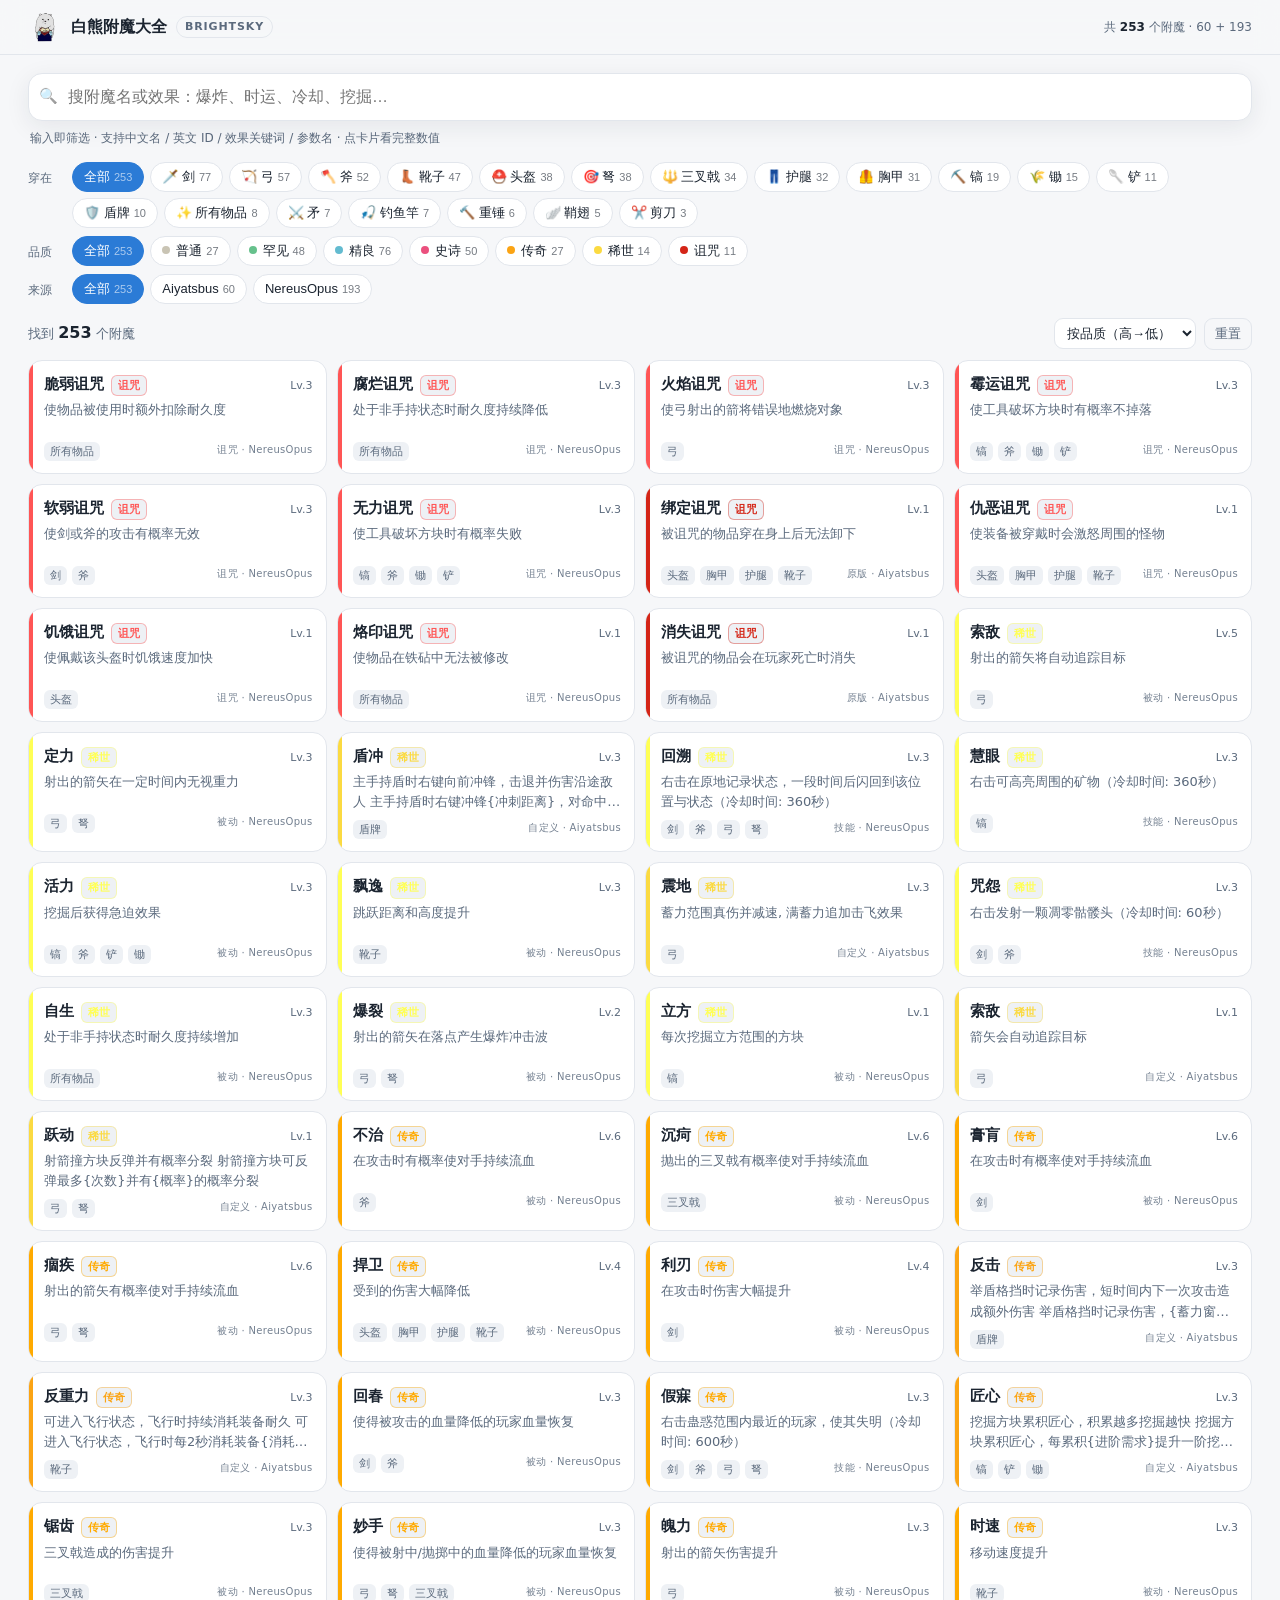
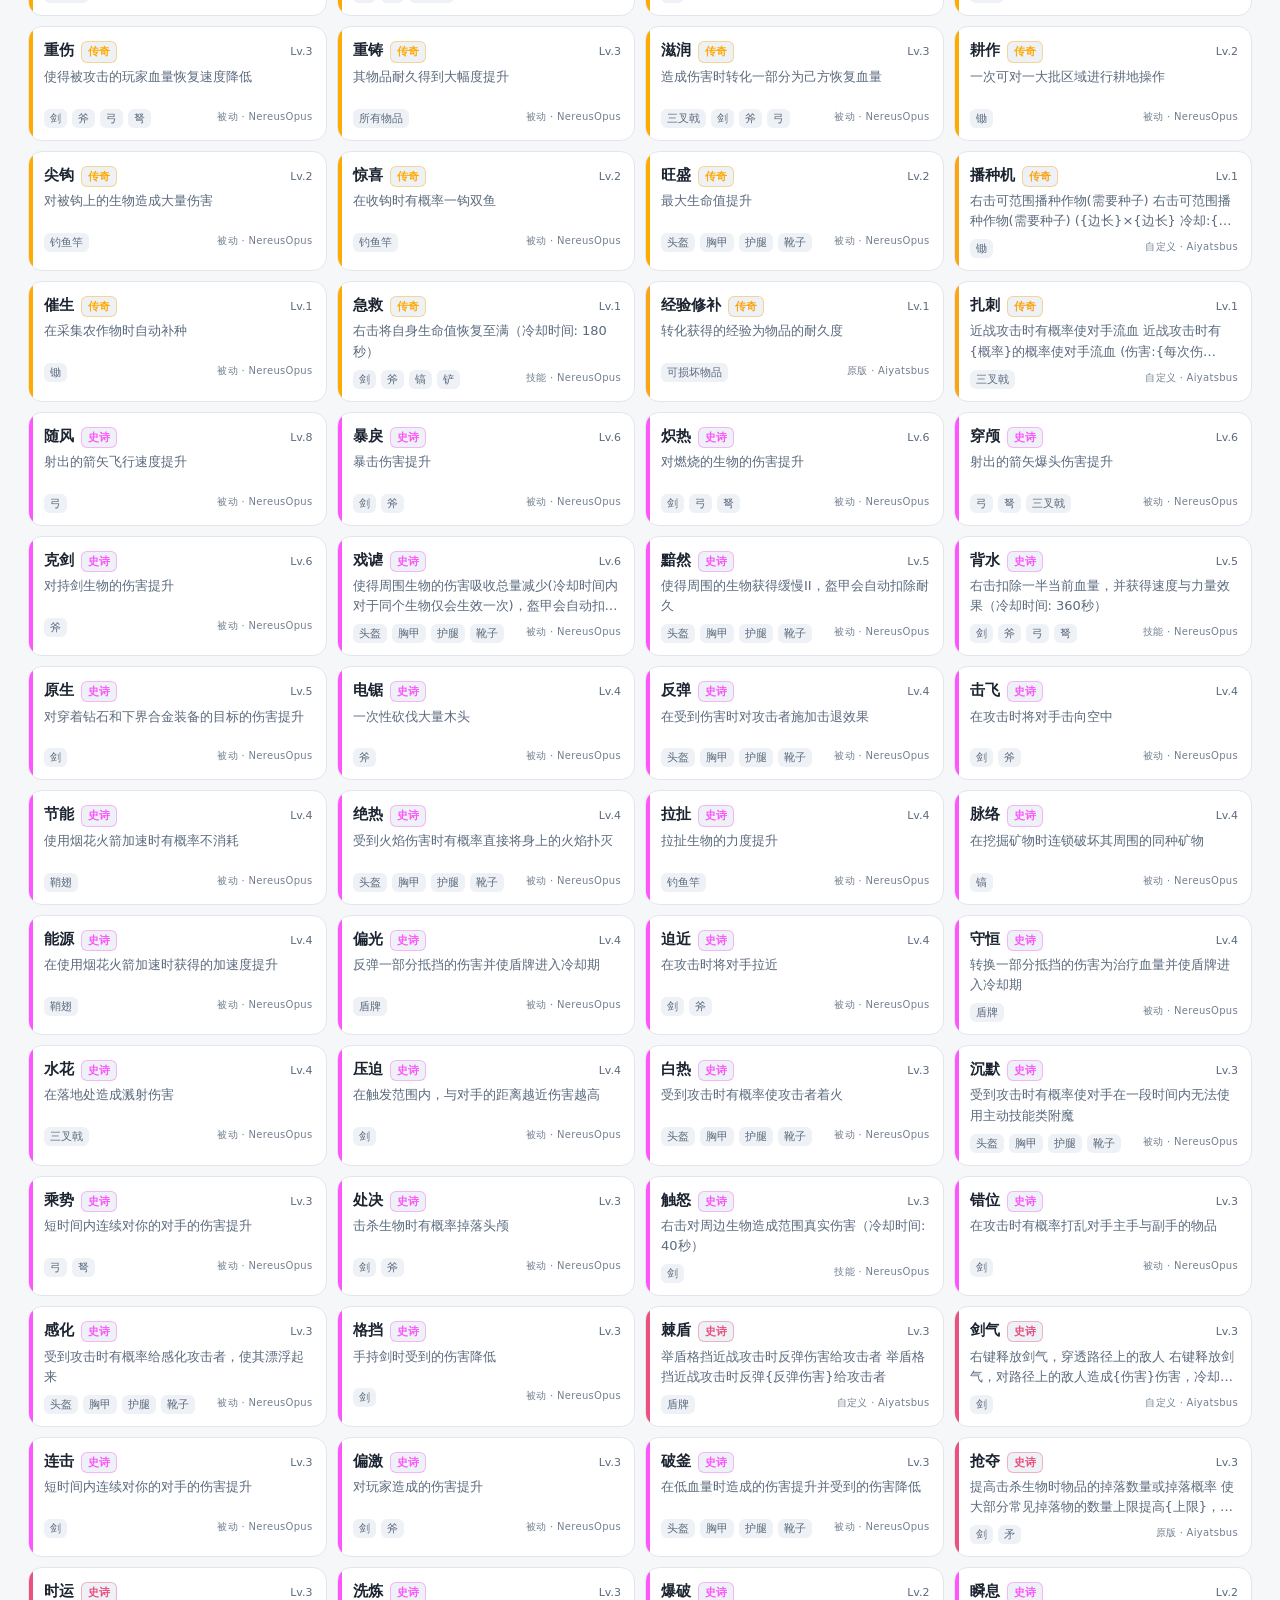
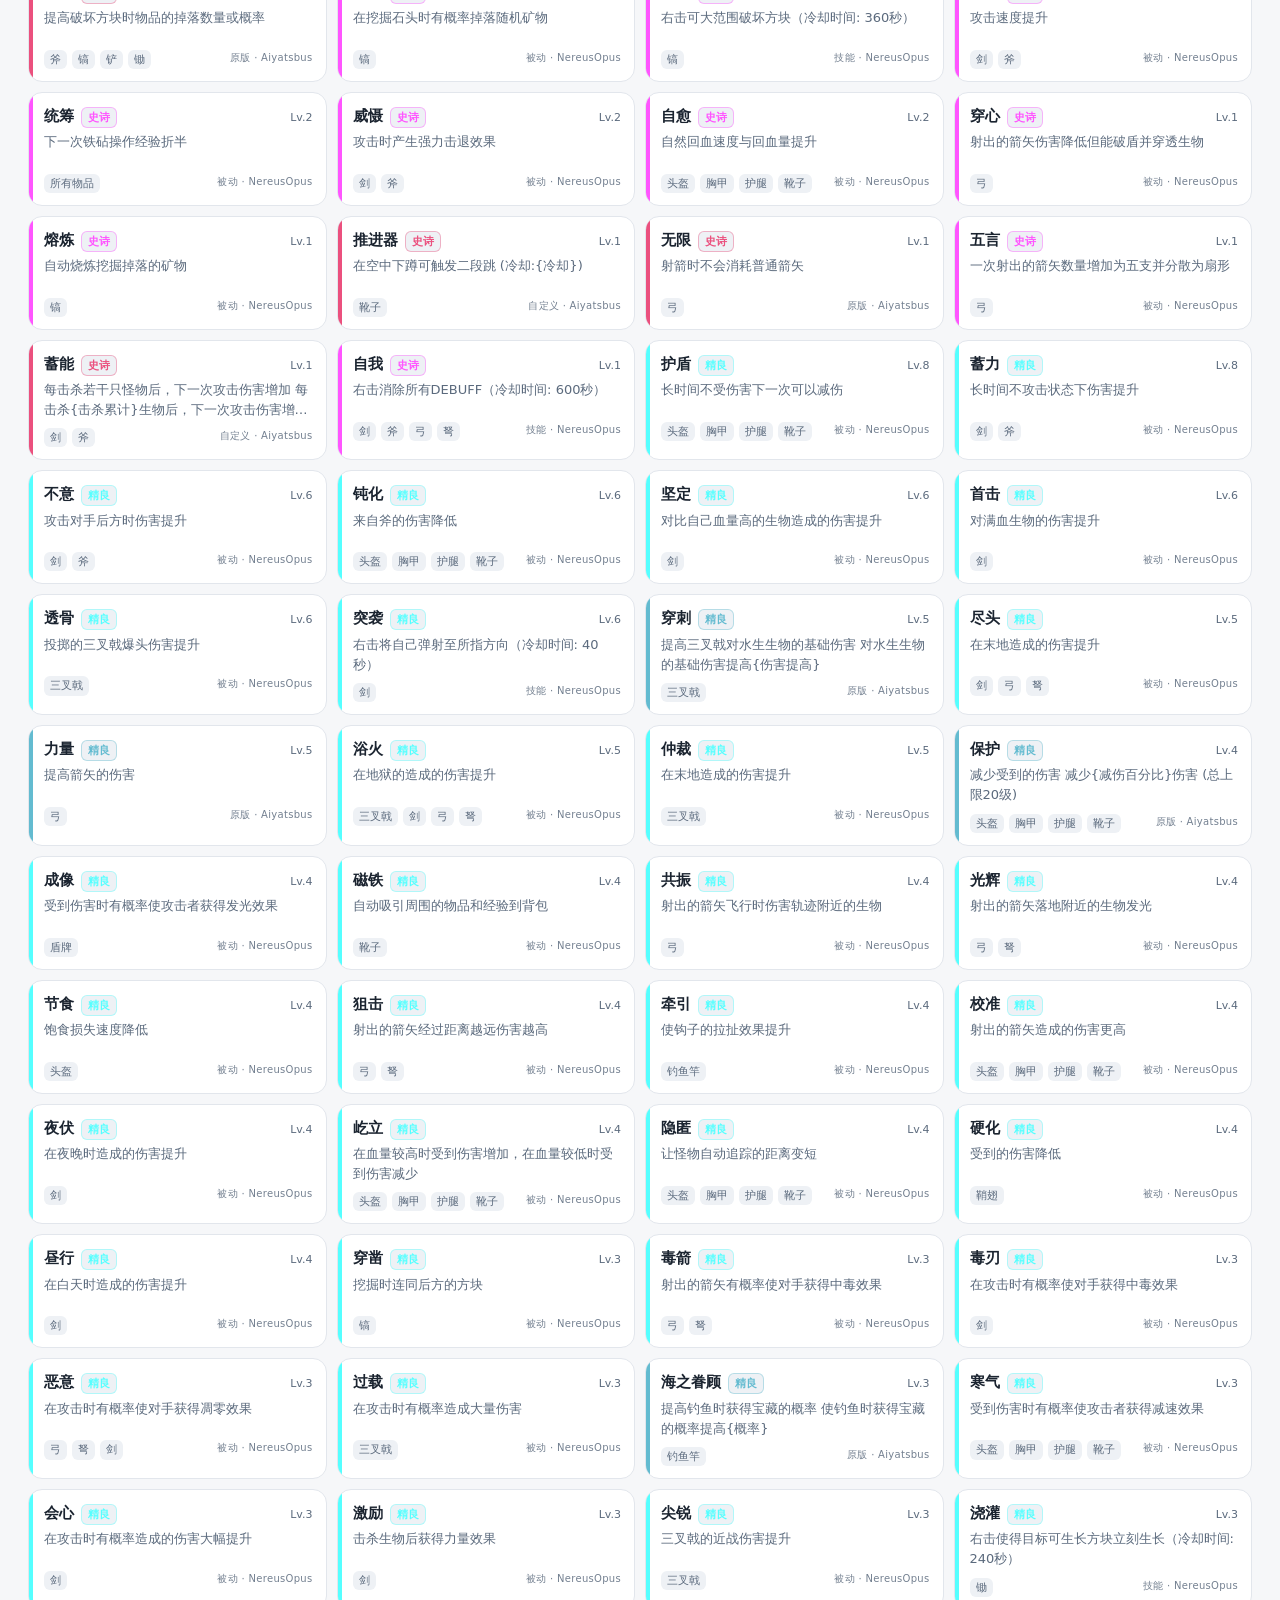
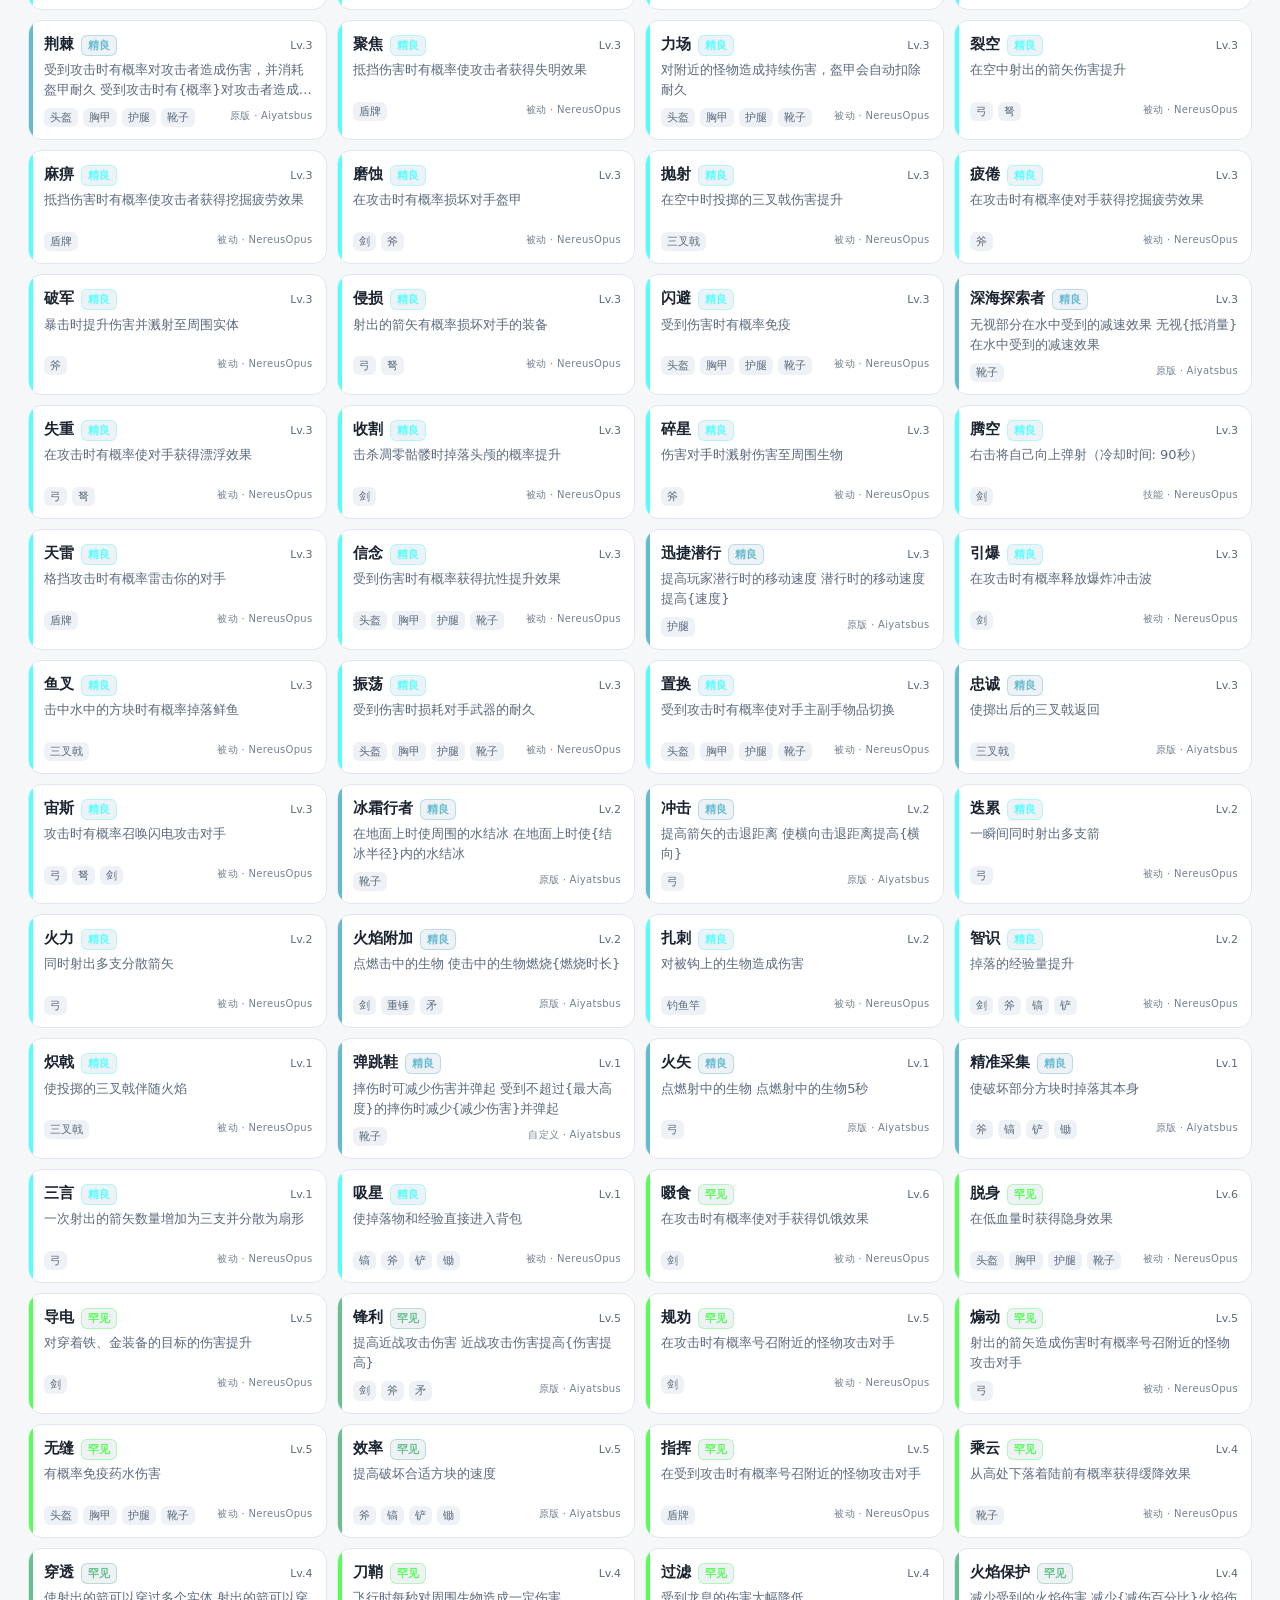
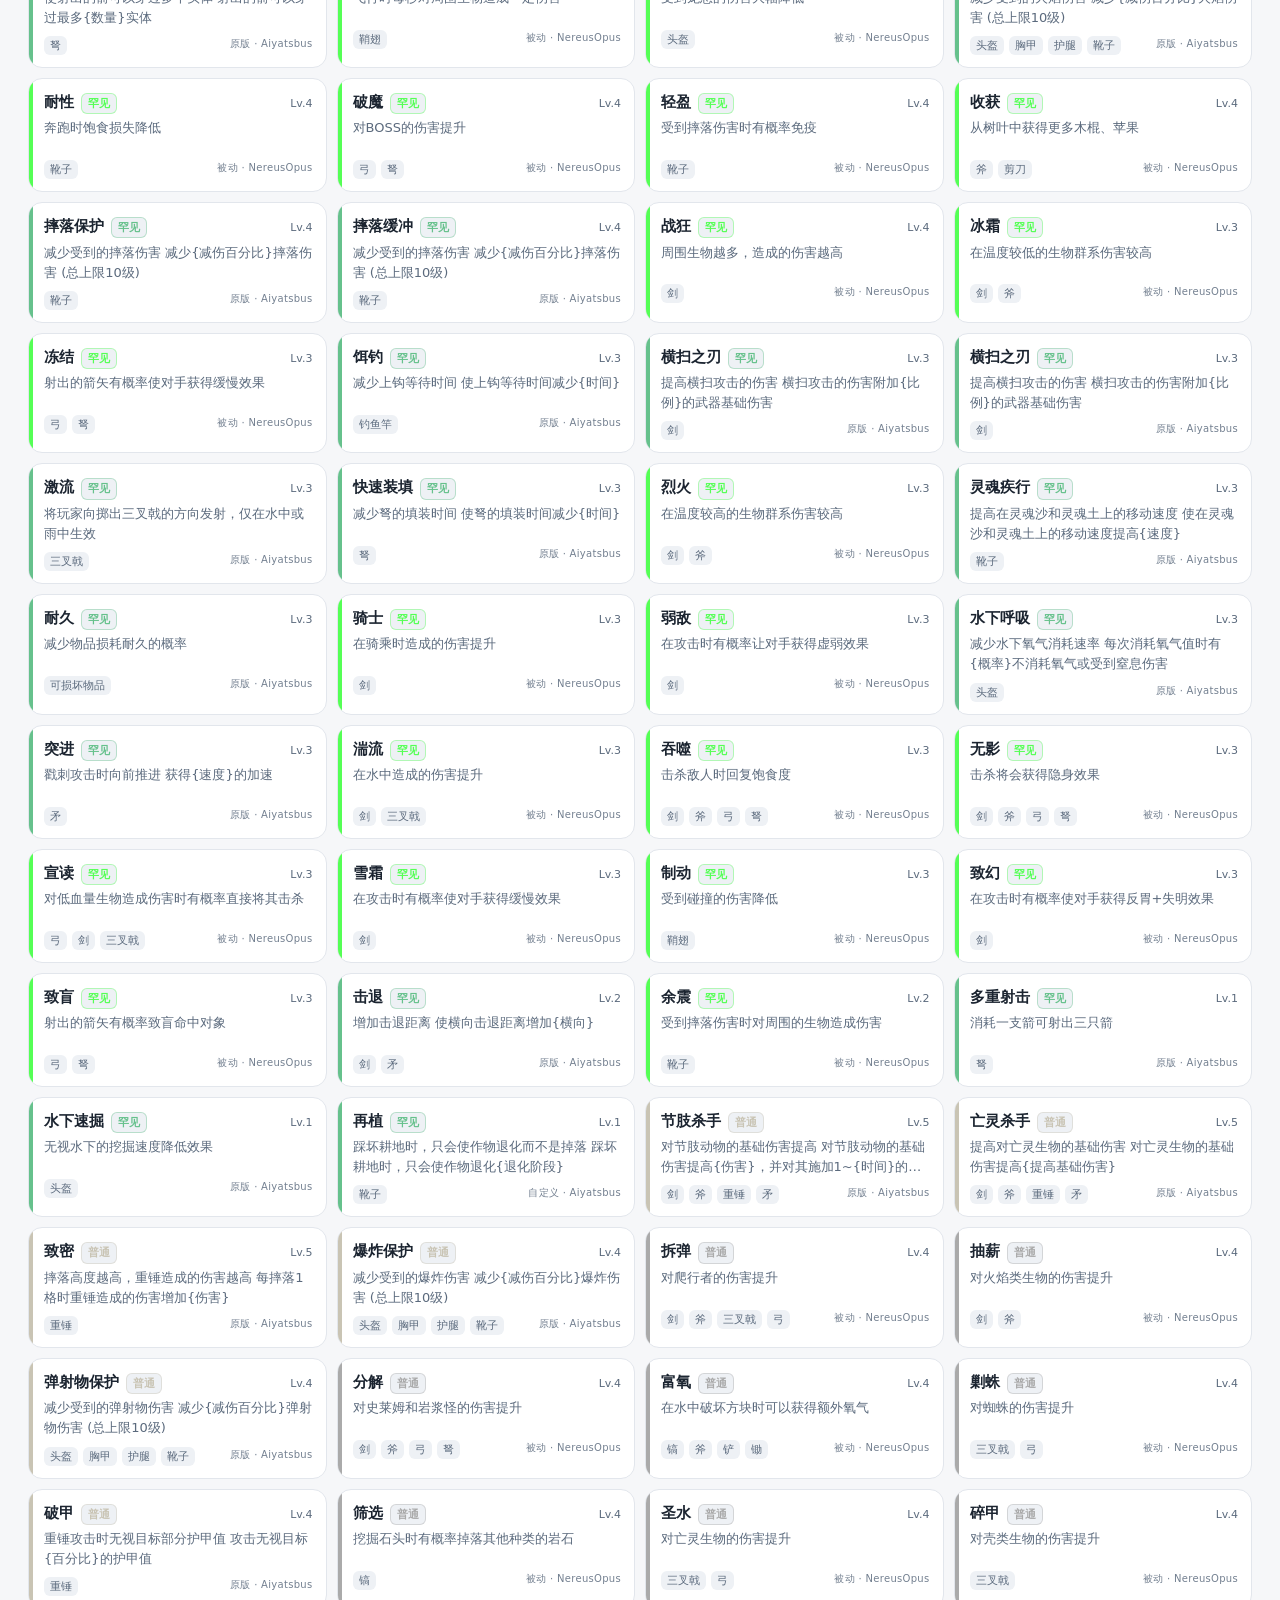
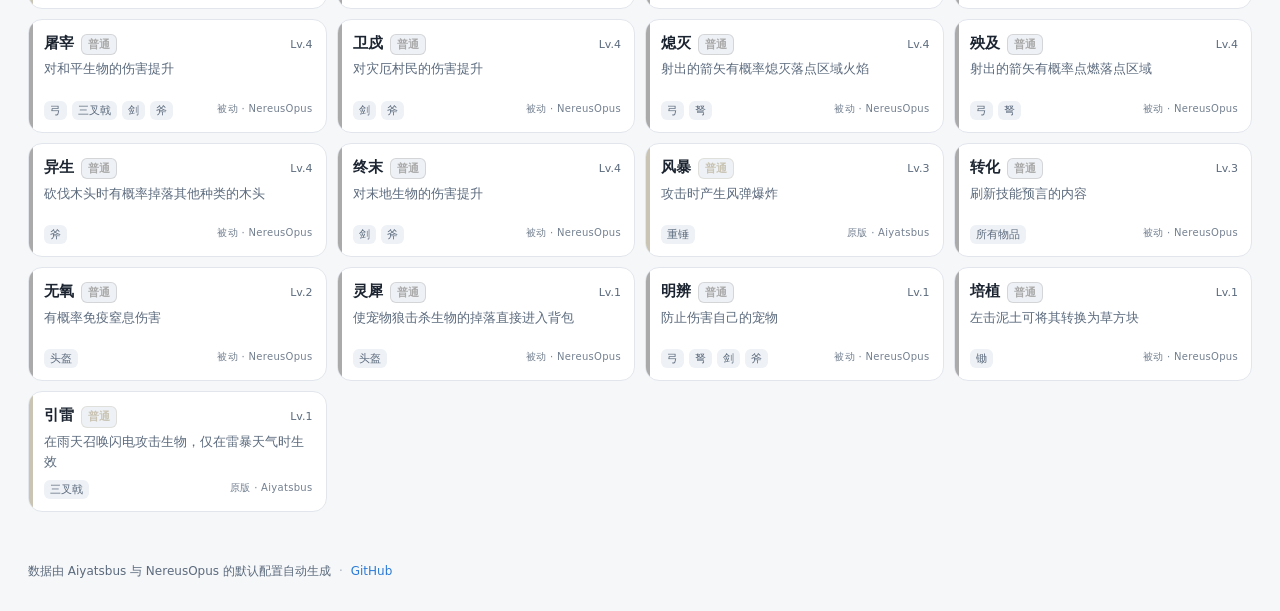
<file: web/index.html>
<!doctype html>
<html lang="zh-CN">
<head>
<meta charset="utf-8">
<meta name="viewport" content="width=device-width, initial-scale=1, viewport-fit=cover">
<title>白熊附魔大全 · BrightSky</title>
<meta name="description" content="Aiyatsbus 与 NereusOpus 附魔速查：按名字搜索、按物品反查、品质与数值一览。">
<meta name="theme-color" content="#101722">
<link rel="icon" href="favicon-32.png" type="image/png" sizes="32x32">
<link rel="apple-touch-icon" href="apple-touch-icon.png">
<link rel="stylesheet" href="style.css">
</head>
<body>
<header class="hd">
  <div class="hd-in">
    <a class="brand" href="./">
      <img src="logo.png" alt="" width="34" height="34">
      <span class="brand-t">白熊附魔大全</span>
      <span class="brand-s">BrightSky</span>
    </a>
    <div class="hd-stat" id="hdStat"></div>
  </div>
</header>

<main class="wrap">
  <section class="search">
    <div class="sb">
      <span class="sb-ico" aria-hidden="true">🔍</span>
      <input id="q" type="search" inputmode="search" autocomplete="off" spellcheck="false"
             placeholder="搜附魔名或效果：爆炸、时运、冷却、挖掘…" aria-label="搜索附魔">
      <button id="clear" class="sb-clear" hidden aria-label="清空">✕</button>
    </div>
    <p class="hint">输入即筛选 · 支持中文名 / 英文 ID / 效果关键词 / 参数名 · 点卡片看完整数值</p>
  </section>

  <section class="filters">
    <div class="frow">
      <span class="flabel">穿在</span>
      <div class="chips" id="chipsTarget"></div>
    </div>
    <div class="frow">
      <span class="flabel">品质</span>
      <div class="chips" id="chipsRarity"></div>
    </div>
    <div class="frow">
      <span class="flabel">来源</span>
      <div class="chips" id="chipsSrc"></div>
    </div>
  </section>

  <div class="resbar">
    <div id="resCount" class="rescount"></div>
    <div class="resbar-r">
      <select id="sort" aria-label="排序">
        <option value="rarity">按品质（高→低）</option>
        <option value="name">按名称</option>
        <option value="level">按最高等级</option>
        <option value="src">按来源</option>
      </select>
      <button id="reset" class="btn-ghost">重置</button>
    </div>
  </div>

  <div id="list" class="grid"></div>
  <p id="empty" class="empty" hidden>没有符合条件的附魔，试试换个关键词或点「重置」。</p>
</main>

<footer class="ft">
  <span>数据由 Aiyatsbus 与 NereusOpus 的默认配置自动生成</span>
  <span class="dot">·</span>
  <a href="https://github.com/leafpaper47/BrightSky" target="_blank" rel="noopener">GitHub</a>
</footer>

<!-- 详情面板 -->
<div id="drawer" class="drawer" hidden>
  <div class="drawer-bd" id="drawerBd"></div>
  <aside class="drawer-p" role="dialog" aria-modal="true" aria-labelledby="drawerTtl">
    <div class="drawer-hd">
      <span class="drawer-ttl" id="drawerTtl"></span>
      <button id="drawerX" class="drawer-x" aria-label="关闭">✕</button>
    </div>
    <div class="drawer-scroll" id="drawerScroll">
      <div id="drawerBody"></div>
    </div>
  </aside>
</div>

<script src="app.js"></script>
</body>
</html>
</file>
<file: web/style.css>
:root{
  --bg:#f6f7f9; --bg2:#ffffff; --fg:#1b2430; --fg2:#5b6a7d; --line:#e2e6ec;
  --accent:#2b7bd6; --accent-soft:#e6f1fd; --chip:#eef1f5; --shadow:0 6px 24px rgba(20,32,48,.08);
  --radius:14px; --maxw:1360px;
}
@media (prefers-color-scheme: dark){
  :root{
    --bg:#0e141c; --bg2:#151d27; --fg:#e7edf5; --fg2:#93a3b6; --line:#243040;
    --accent:#5aa2f0; --accent-soft:#17304d; --chip:#1d2734; --shadow:0 8px 28px rgba(0,0,0,.45);
  }
}
*{box-sizing:border-box}
[hidden]{display:none!important}
html{-webkit-text-size-adjust:100%}
body{
  margin:0; min-height:100vh; background:var(--bg); color:var(--fg);
  font:15px/1.55 -apple-system,"Segoe UI","PingFang SC","Microsoft YaHei",system-ui,sans-serif;
  padding-bottom:env(safe-area-inset-bottom);
}
a{color:var(--accent);text-decoration:none}

/* ---------- header ---------- */
.hd{position:sticky;top:0;z-index:30;background:color-mix(in srgb,var(--bg) 88%,transparent);
  backdrop-filter:blur(12px);border-bottom:1px solid var(--line)}
.hd-in{max-width:var(--maxw);margin:0 auto;padding:10px clamp(14px,2.2vw,28px);display:flex;align-items:center;gap:12px}
.brand{display:flex;align-items:center;gap:9px;color:var(--fg);font-weight:700}
.brand img{border-radius:9px;display:block}
.brand-t{font-size:16px}
.brand-s{font-size:11px;font-weight:600;color:var(--fg2);letter-spacing:.08em;text-transform:uppercase;
  border:1px solid var(--line);border-radius:20px;padding:1px 8px}
.hd-stat{margin-left:auto;font-size:12px;color:var(--fg2);white-space:nowrap}
.hd-stat b{color:var(--fg)}

/* ---------- layout ---------- */
.wrap{max-width:var(--maxw);margin:0 auto;padding:18px clamp(14px,2.2vw,28px) 40px}

/* ---------- search ---------- */
.search{margin-bottom:14px}
.sb{position:relative;display:flex;align-items:center;background:var(--bg2);border:1px solid var(--line);
  border-radius:var(--radius);box-shadow:var(--shadow);padding:2px 10px}
.sb:focus-within{border-color:var(--accent);box-shadow:0 0 0 3px var(--accent-soft)}
.sb-ico{font-size:15px;opacity:.6;margin-right:6px}
#q{flex:1;border:0;outline:0;background:transparent;color:var(--fg);font-size:16px;padding:12px 4px;
  min-width:0;appearance:none}
#q::-webkit-search-cancel-button{display:none}
.sb-clear{border:0;background:var(--chip);color:var(--fg2);border-radius:50%;width:26px;height:26px;
  cursor:pointer;font-size:12px;line-height:1}
.hint{margin:8px 2px 0;font-size:12px;color:var(--fg2)}

/* ---------- filters ---------- */
.filters{display:flex;flex-direction:column;gap:8px;margin-bottom:8px}
.frow{display:flex;align-items:flex-start;gap:10px}
.flabel{flex:0 0 34px;font-size:12px;color:var(--fg2);padding-top:7px}
.chips{display:flex;flex-wrap:wrap;gap:6px}
.chip{border:1px solid var(--line);background:var(--bg2);color:var(--fg);border-radius:999px;
  padding:5px 11px;font-size:13px;cursor:pointer;white-space:nowrap;transition:.12s}
.chip:hover{border-color:var(--accent)}
.chip[aria-pressed="true"]{background:var(--accent);border-color:var(--accent);color:#fff}
.chip .n{opacity:.6;font-size:11px;margin-left:4px}
.chip-dot{display:inline-block;width:8px;height:8px;border-radius:50%;margin-right:6px;vertical-align:1px}

/* ---------- result bar ---------- */
.resbar{display:flex;align-items:center;gap:10px;margin:14px 0 10px;flex-wrap:wrap}
.rescount{font-size:13px;color:var(--fg2)}
.rescount b{color:var(--fg);font-size:16px}
.resbar-r{margin-left:auto;display:flex;gap:8px;align-items:center}
select{background:var(--bg2);color:var(--fg);border:1px solid var(--line);border-radius:9px;
  padding:6px 8px;font-size:13px}
.btn-ghost{background:transparent;border:1px solid var(--line);color:var(--fg2);border-radius:9px;
  padding:6px 10px;font-size:13px;cursor:pointer}
.btn-ghost:hover{color:var(--fg);border-color:var(--accent)}

/* ---------- cards ---------- */
.grid{display:grid;grid-template-columns:repeat(auto-fill,minmax(248px,1fr));gap:10px}
.card{position:relative;background:var(--bg2);border:1px solid var(--line);border-radius:var(--radius);
  padding:12px 13px 12px 15px;cursor:pointer;transition:.14s;overflow:hidden}
.card:hover{transform:translateY(-1px);border-color:var(--accent);box-shadow:var(--shadow)}
.card::before{content:"";position:absolute;left:0;top:0;bottom:0;width:4px;background:var(--rc)}
.card-h{display:flex;align-items:baseline;gap:7px;margin-bottom:4px}
.card-n{font-weight:700;font-size:15px}
.badge{font-size:11px;font-weight:600;border-radius:6px;padding:1px 6px;background:var(--chip);
  color:var(--rc);border:1px solid color-mix(in srgb,var(--rc) 40%,transparent);white-space:nowrap}
.card-lv{font-size:11px;color:var(--fg2);margin-left:auto;white-space:nowrap}
.card-d{font-size:13px;color:var(--fg2);display:-webkit-box;-webkit-line-clamp:2;-webkit-box-orient:vertical;
  overflow:hidden;min-height:2.6em}
.card-f{display:flex;gap:5px;flex-wrap:wrap;margin-top:8px}
.tg{font-size:11px;background:var(--chip);color:var(--fg2);border-radius:6px;padding:1px 6px}
.src{font-size:10px;letter-spacing:.03em;color:var(--fg2);opacity:.85;margin-left:auto}
.empty{text-align:center;color:var(--fg2);padding:48px 12px;font-size:14px}

/* ---------- drawer ---------- */
.drawer{position:fixed;inset:0;z-index:90;display:grid}
.drawer[hidden]{display:none}
.drawer-bd{grid-area:1/1;z-index:1;background:rgba(8,12,18,.5);backdrop-filter:blur(2px)}
.drawer-p{grid-area:1/1;z-index:2;justify-self:end;position:relative;display:flex;flex-direction:column;
  width:min(520px,100%);height:100%;min-height:0;overflow:hidden;
  background:var(--bg2);border-left:1px solid var(--line);box-shadow:-18px 0 48px rgba(6,10,16,.22);
  animation:slide .18s ease-out}
/* 只做位移入场，不加透明度动画：避免面板半透明时透出后面的卡片 */
@keyframes slide{from{transform:translateX(18px)}to{transform:none}}

/* 面板顶部固定条：标题 + 关闭，不随内容滚动，也不会盖住正文 */
.drawer-hd{flex:0 0 auto;display:flex;align-items:center;gap:12px;
  padding:12px 14px 12px 20px;border-bottom:1px solid var(--line);
  background:color-mix(in srgb,var(--bg2) 92%,transparent);backdrop-filter:blur(10px)}
.drawer-ttl{font-size:15px;font-weight:700;color:var(--fg);letter-spacing:.01em;
  overflow:hidden;text-overflow:ellipsis;white-space:nowrap;flex:1 1 auto;min-width:0}
.drawer-x{flex:0 0 auto;border:0;background:var(--chip);color:var(--fg2);
  width:32px;height:32px;border-radius:50%;cursor:pointer;font-size:14px;line-height:1;
  display:grid;place-items:center;transition:.14s}
.drawer-x:hover{background:var(--accent-soft);color:var(--accent)}
.drawer-scroll{flex:1 1 auto;min-height:0;overflow-y:auto;overscroll-behavior:contain;
  -webkit-overflow-scrolling:touch;padding:16px 20px calc(40px + env(safe-area-inset-bottom))}

@media (max-width:640px){
  .drawer-p{justify-self:stretch;height:auto;max-height:88%;margin-top:auto;width:100%;
    border-left:0;border-top:1px solid var(--line);border-radius:18px 18px 0 0;
    box-shadow:0 -18px 48px rgba(6,10,16,.28);animation:up .2s ease-out}
  @keyframes up{from{transform:translateY(30px);opacity:.5}to{transform:none;opacity:1}}
  .drawer-hd{padding:10px 12px 10px 16px;border-radius:18px 18px 0 0}
  .drawer-scroll{padding:14px 16px calc(28px + env(safe-area-inset-bottom))}
}.d-name{font-size:22px;font-weight:800;margin:0 0 2px}
.d-en{font-size:12px;color:var(--fg2);margin-bottom:10px;word-break:break-all}
.d-meta{display:flex;flex-wrap:wrap;gap:6px;margin-bottom:14px}
.d-sec{margin:16px 0 0}
.d-sec h4{margin:0 0 7px;font-size:12px;letter-spacing:.06em;color:var(--fg2);text-transform:uppercase}
.d-desc{background:var(--chip);border-radius:10px;padding:10px 12px;font-size:14px;line-height:1.65}
.d-desc .mcf-7{opacity:.85}
.d-tg{display:flex;flex-wrap:wrap;gap:6px}
.d-tg span{background:var(--chip);border-radius:8px;padding:3px 9px;font-size:13px}
table.kv{width:100%;border-collapse:collapse;font-size:13px}
table.kv td{padding:6px 8px;border-bottom:1px solid var(--line);vertical-align:top}
table.kv tr:last-child td{border-bottom:0}
table.kv td:first-child{color:var(--fg2);white-space:nowrap;width:44%}
table.kv code{font-size:12px;background:var(--chip);border-radius:5px;padding:1px 5px;word-break:break-all}
.idrow{display:flex;align-items:center;gap:8px;margin-top:4px}
.idrow code{flex:1;font-size:12px;background:var(--chip);border-radius:7px;padding:5px 8px;word-break:break-all}
.copy{border:1px solid var(--line);background:transparent;color:var(--fg2);border-radius:7px;
  padding:4px 8px;font-size:12px;cursor:pointer}
.copy:hover{color:var(--fg);border-color:var(--accent)}
.note{font-size:12px;color:var(--fg2)}

/* ---------- footer ---------- */
.ft{max-width:var(--maxw);margin:0 auto;padding:10px clamp(14px,2.2vw,28px) 30px;color:var(--fg2);font-size:12px;
  display:flex;gap:8px;flex-wrap:wrap}
.ft .dot{opacity:.5}

/* 互斥/前置里的附魔名做成可点链接 */
.kv a.d-link{color:var(--accent);text-decoration:none;border-bottom:1px dashed color-mix(in srgb,var(--accent) 55%,transparent);padding-bottom:1px}
.kv a.d-link:hover{background:color-mix(in srgb,var(--accent) 12%,transparent);border-bottom-style:solid}
.kv .d-plain{color:var(--fg)}
</file>
